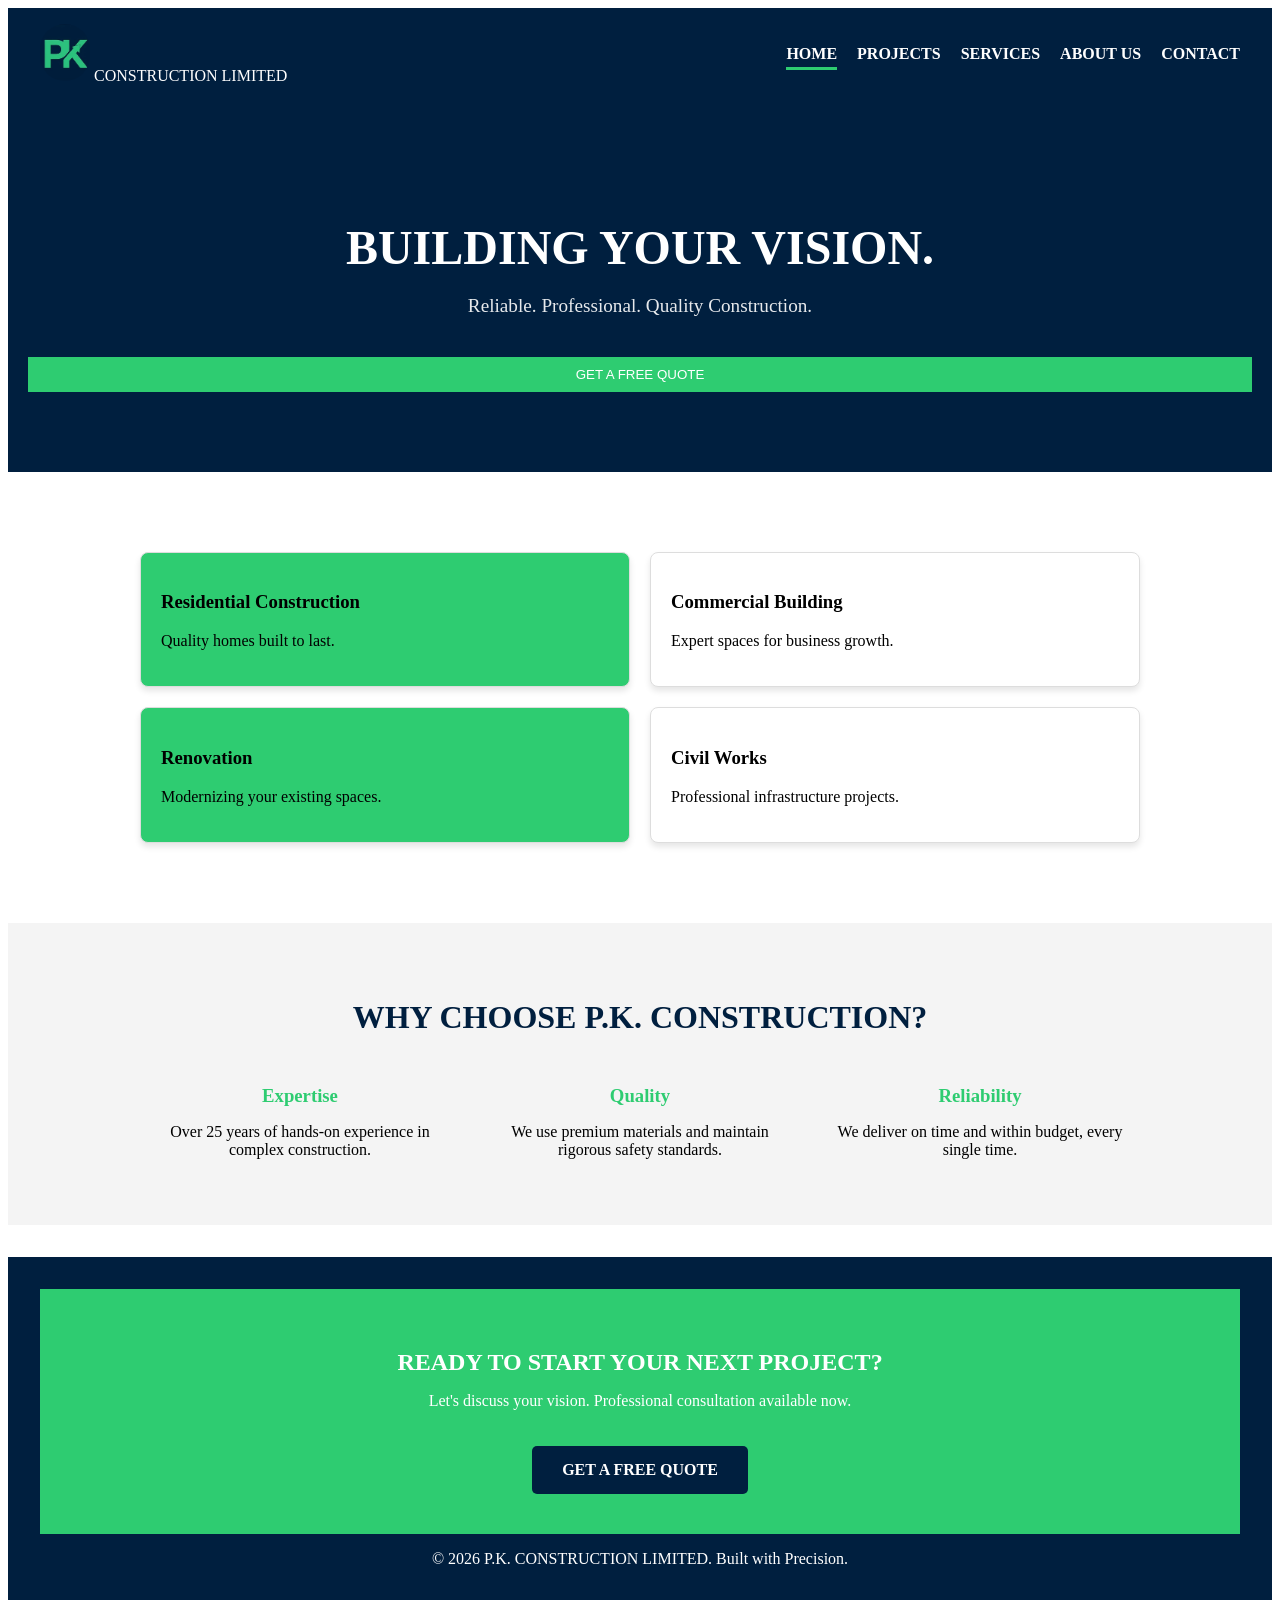
<file: index.html>
<!DOCTYPE html>
<html lang="en">
<head>
    <meta charset="UTF-8">
    <meta name="viewport" content="width=device-width, initial-scale=1.0">
    <link rel="stylesheet" href="style1.css">
    <meta name="description" content="P.K. Construction Limited provides professional residential, commercial, and civil construction services in Ghana. Quality builds you can trust.">
    <title>P.K. Construction Limited</title>
    <meta charset="UTF-8">
    <meta property="og:title" content="P.K. Construction Limited | Professional Building Services">
    <meta property="og:description" content="Expert residential, commercial, and civil construction services in Ghana. Quality builds you can trust.">
    <meta property="og:image" content="https://https://pkconstraction.netlify.app//images/og-preview.jpg">
    <meta property="og:url" content="https://https://pkconstraction.netlify.app//index.html">
    <meta property="og:type" content="website">
    <meta name="twitter:card" content="summary_large_image">
    <meta name="google-site-verification" content="rctsSVOzBLuq9RPfKiuLvs7rvR4h73CNUtr1iWuhL_M" />
</head>
<body>

    <header>
<nav>
    <div class="logo"> 
        <img src="P/logo.png" alt="P.K. Construction Limited Logo"> 
        <span>CONSTRUCTION LIMITED</span>
    </div>
    <ul>
        <li><a href="index.html" title="Home - P.K. Construction" class="active">HOME</a></li>
        <li><a href="projects.html" title="Our Construction Projects">PROJECTS</a></li>
        <li><a href="services.html" title="Construction and Renovation Services">SERVICES</a></li>
        <li><a href="about.html" title="About P.K. Construction Limited">ABOUT US</a></li>
        <li><a href="contact.html" title="Contact Us for a Project Quote">CONTACT</a></li>
    </ul>
</nav>
    </header>
    <main>
<section class="hero">
    <h1>BUILDING YOUR VISION.</h1>
    <p>Reliable. Professional. Quality Construction.</p>
    <a href="contact.html" title="Request a free construction quote">
        <button style="display:inline-block; background: #2ECC71; padding: 10px 20px; color: white; text-decoration: none; cursor: pointer; margin-top: 20px;">
    GET A FREE QUOTE
</button></a>
</section>
    </section>

    <section class="grid-container" style="display: grid; grid-template-columns: repeat(2, 1fr); gap: 20px; padding: 40px;">
        <div class="card" style="background: #2ECC71;; padding: 20px; border: 1px solid #ddd;">
            <h3>Residential Construction</h3>
            <p>Quality homes built to last.</p>
        </div>
        <div class="card" style="background: white; padding: 20px; border: 1px solid #ddd;">
            <h3>Commercial Building</h3>
            <p>Expert spaces for business growth.</p>
        </div>
        <div class="card" style="background: #2ECC71;; padding: 20px; border: 1px solid #ddd;">
            <h3>Renovation</h3>
            <p>Modernizing your existing spaces.</p>
        </div>
        <div class="card" style="background: white; padding: 20px; border: 1px solid #ddd;">
            <h3>Civil Works</h3>
            <p>Professional infrastructure projects.</p>
        </div>
    </section>
    <section class="why-us" style="background: #f4f4f4; padding: 50px 20px; text-align: center;">
    <h2 style="color: #001F3F; margin-bottom: 30px;">WHY CHOOSE P.K. CONSTRUCTION?</h2>
    <div style="display: flex; justify-content: center; gap: 40px; flex-wrap: wrap;">
        <div style="max-width: 300px;">
            <h3>Expertise</h3>
            <p>Over 25 years of hands-on experience in complex construction.</p>
        </div>
        <div style="max-width: 300px;">
            <h3>Quality</h3>
            <p>We use premium materials and maintain rigorous safety standards.</p>
        </div>
        <div style="max-width: 300px;">
            <h3>Reliability</h3>
            <p>We deliver on time and within budget, every single time.</p>
        </div>
    </div>
</section>
</main>

    <footer>
        <section class="cta" style="background: #2ECC71; color: white; padding: 40px 20px; text-align: center;">
    <h2>READY TO START YOUR NEXT PROJECT?</h2>
    <p>Let's discuss your vision. Professional consultation available now.</p>
    <a href="contact.html" style="display: inline-block; background: #001F3F; color: white; padding: 15px 30px; text-decoration: none; margin-top: 20px; font-weight: bold; border-radius: 5px;">GET A FREE QUOTE</a>
</section>
        <p>&copy; 2026 P.K. CONSTRUCTION LIMITED. Built with Precision.</p>
    </footer>

</body>
</html>
</file>
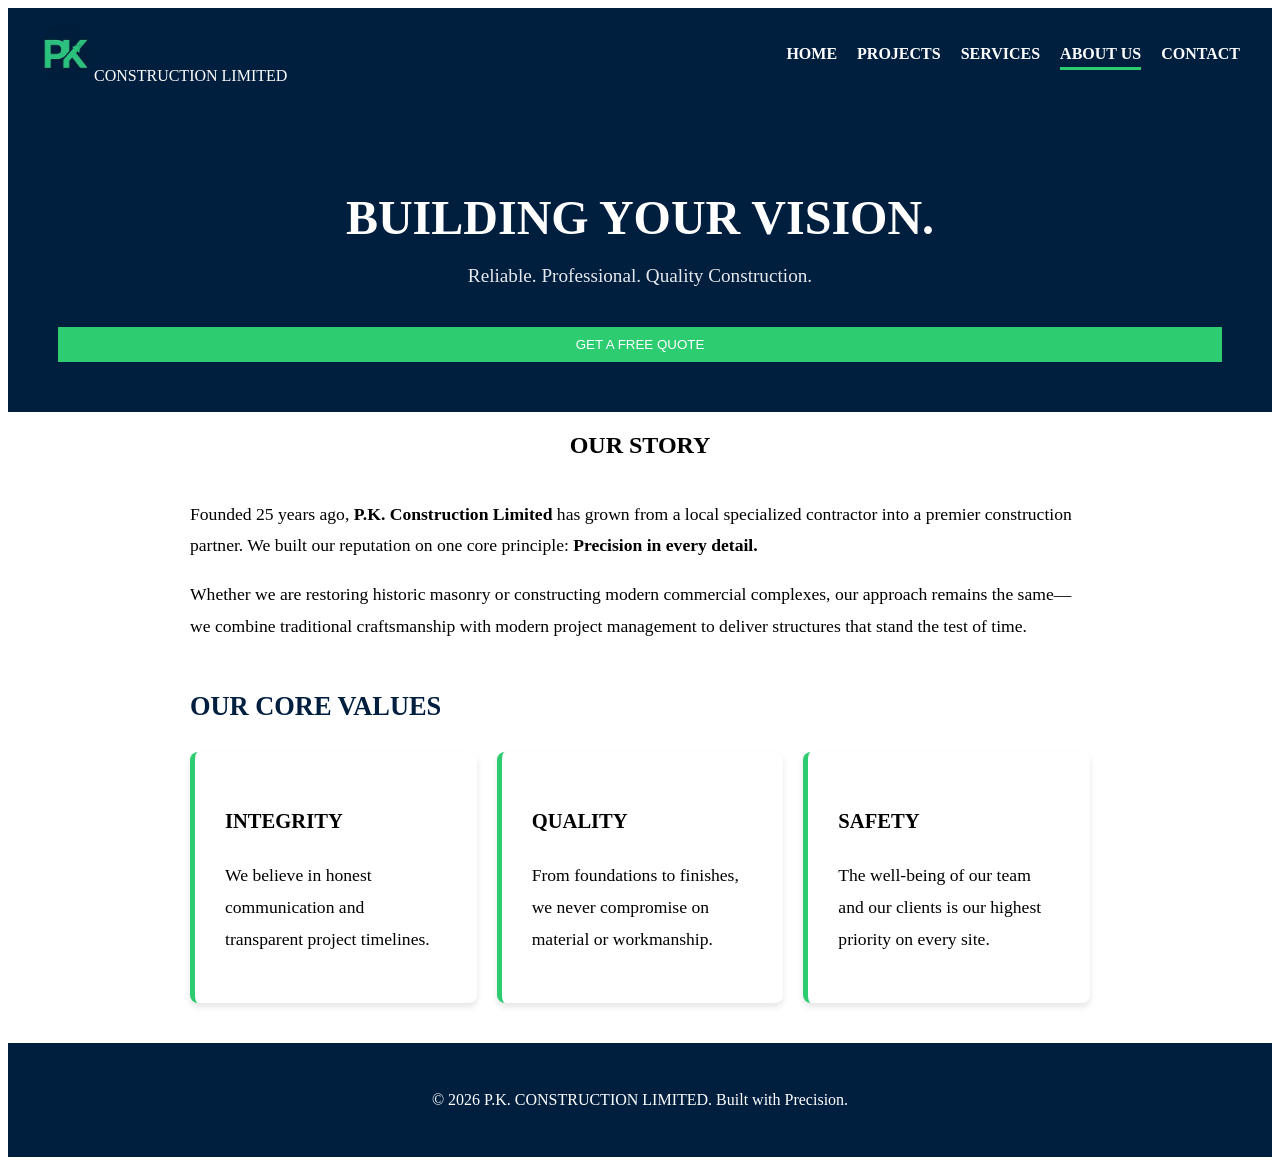
<file: About.html>
<!DOCTYPE html>
<html lang="en">
<head>
    <meta charset="UTF-8">
    <meta name="viewport" content="width=device-width, initial-scale=1.0">
    <link rel="stylesheet" href="style1.css">
    <meta name="description" content="P.K. Construction Limited provides professional residential, commercial, and civil construction services in Ghana. Quality builds you can trust.">
    <title>P.K. Construction Limited</title>
    <meta charset="UTF-8">
    <meta property="og:title" content="P.K. Construction Limited | Professional Building Services">
    <meta property="og:description" content="Expert residential, commercial, and civil construction services in Ghana. Quality builds you can trust.">
    <meta property="og:image" content="https://https://pkconstraction.netlify.app//images/og-preview.jpg">
    <meta property="og:url" content="https://https://pkconstraction.netlify.app//index.html">
    <meta property="og:type" content="website">
    <meta name="twitter:card" content="summary_large_image">
</head>
<body>

    <header>
        <nav>
            <div class="logo"> <img src="P/logo.png" alt="logo picture"> CONSTRUCTION LIMITED</div>
            <ul>
                <li><a href="index.html">HOME</a></li>
                <li><a href="projects.html">PROJECTS</a></li>
                <li><a href="services.html">SERVICES</a></li>
                <li><a href="about.html" class="active">ABOUT US</a></li>
                <li><a href="contact.html">CONTACT</a></li>
            </ul>
        </nav>
    </header>
    <main>
            <section class="hero" style="background: #e0e0e0; padding: 50px; text-align: center;">
        <h1>BUILDING YOUR VISION.</h1>
        <p>Reliable. Professional. Quality Construction.</p>
        <button style="background: #2ECC71; border: none; padding: 10px 20px; color: white; cursor: pointer; margin-top: 20px;">GET A FREE QUOTE</button>
    </section>
<section class="page-title">
    <h1 style="text-align: center;">OUR STORY</h1>
</section>

<main style="max-width: 900px; margin: 40px auto; padding: 0 20px; line-height: 1.8; font-size: 1.1rem;">
    <p>Founded 25 years ago, <strong>P.K. Construction Limited</strong> has grown from a local specialized contractor into a premier construction partner. We built our reputation on one core principle: <strong>Precision in every detail.</strong></p>
    
    <p>Whether we are restoring historic masonry or constructing modern commercial complexes, our approach remains the same—we combine traditional craftsmanship with modern project management to deliver structures that stand the test of time.</p>

    <h2 style="color: #001F3F; margin-top: 40px;">OUR CORE VALUES</h2>
    <div style="display: grid; grid-template-columns: repeat(auto-fit, minmax(250px, 1fr)); gap: 20px; margin-top: 20px;">
        <div class="card">
            <h3>INTEGRITY</h3>
            <p>We believe in honest communication and transparent project timelines.</p>
        </div>
        <div class="card">
            <h3>QUALITY</h3>
            <p>From foundations to finishes, we never compromise on material or workmanship.</p>
        </div>
        <div class="card">
            <h3>SAFETY</h3>
            <p>The well-being of our team and our clients is our highest priority on every site.</p>
        </div>
    </div>
</main>
</main>

    <footer>
        <p>&copy; 2026 P.K. CONSTRUCTION LIMITED. Built with Precision.</p>
    </footer>

</body>
</html>
</file>
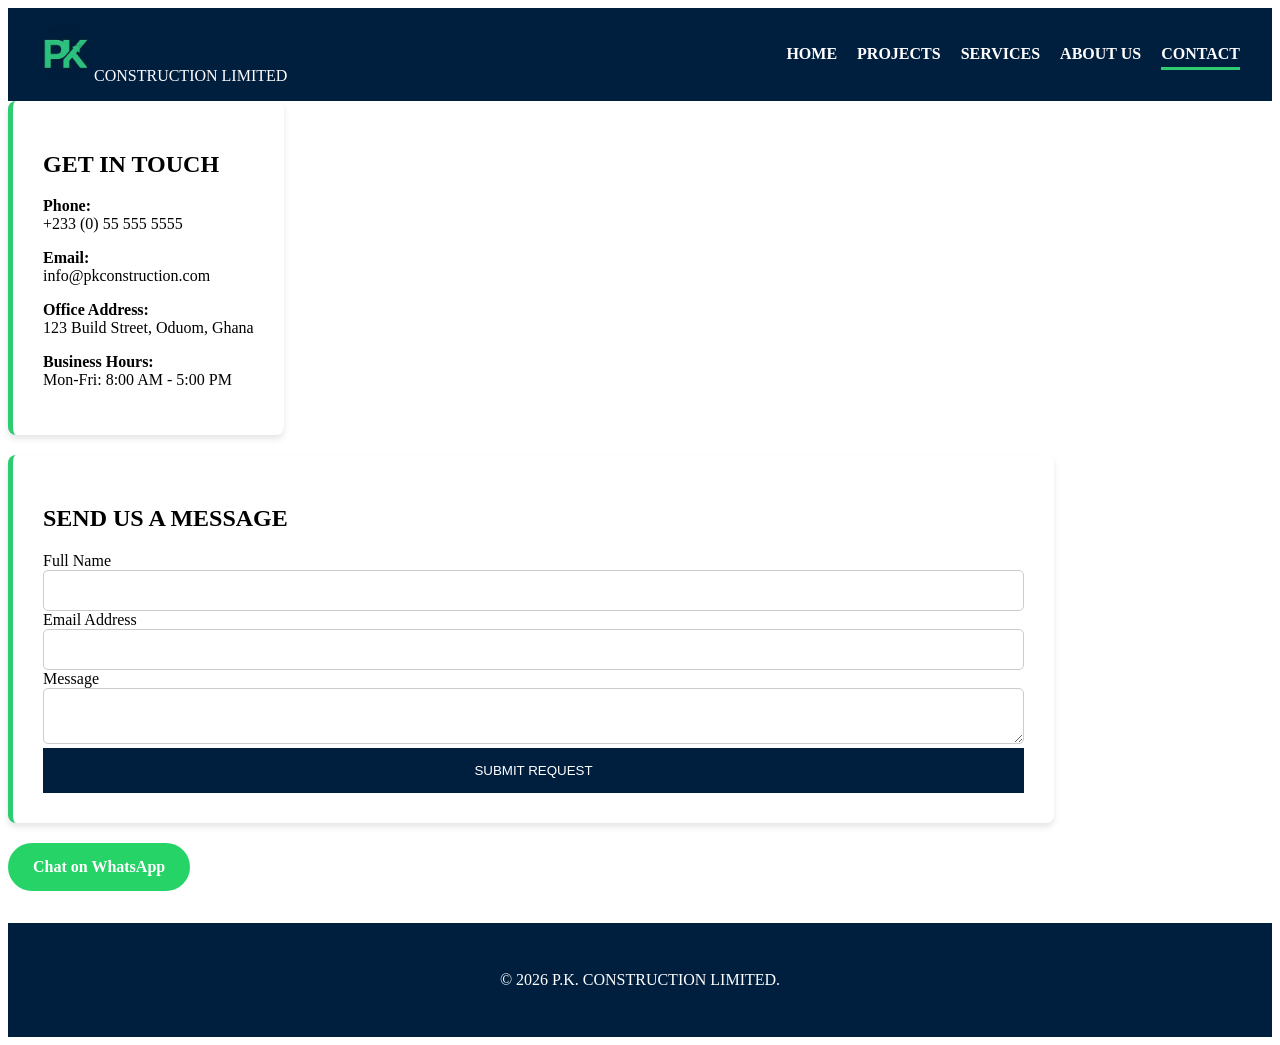
<file: Contact.html>
<!DOCTYPE html>
<html lang="en">
<head>
    <meta charset="UTF-8">
    <meta name="viewport" content="width=device-width, initial-scale=1.0">
    <link rel="stylesheet" href="style1.css">
    <meta name="description" content="P.K. Construction Limited provides professional residential, commercial, and civil construction services in Ghana. Quality builds you can trust.">
    <title>P.K. Construction Limited</title>
    <meta charset="UTF-8">
    <meta property="og:title" content="P.K. Construction Limited | Professional Building Services">
    <meta property="og:description" content="Expert residential, commercial, and civil construction services in Ghana. Quality builds you can trust.">
    <meta property="og:image" content="https://https://pkconstraction.netlify.app//images/og-preview.jpg">
    <meta property="og:url" content="https://https://pkconstraction.netlify.app//index.html">
    <meta property="og:type" content="website">
    <meta name="twitter:card" content="summary_large_image">
</head>
<body>

    <header>
        <nav>
            <div class="logo"> <img src="P/logo.png" alt="logo picture"> CONSTRUCTION LIMITED</div>
            <ul>
                <li><a href="index.html">HOME</a></li>
                <li><a href="projects.html">PROJECTS</a></li>
                <li><a href="services.html">SERVICES</a></li>
                <li><a href="about.html">ABOUT US</a></li>
                <li><a href="contact.html" class="active">CONTACT</a></li>
            </ul>
        </nav>
    </header>

    <main class="contact-main">
        <div class="contact-container">
            
            <div class="contact-info card">
                <h2>GET IN TOUCH</h2>
                <p><strong>Phone:</strong><br>+233 (0) 55 555 5555</p>
                <p><strong>Email:</strong><br>info@pkconstruction.com</p>
                <p><strong>Office Address:</strong><br>123 Build Street, Oduom, Ghana</p>
                <p><strong>Business Hours:</strong><br>Mon-Fri: 8:00 AM - 5:00 PM</p>
            </div>

            <div class="contact-form-side card">
                <h2>SEND US A MESSAGE</h2>
        <form action="https://api.web3forms.com/submit" method="POST">

            <input type="hidden" name="access_key" value="3b280af6-21ca-431c-8656-03356e9b1396">

            <label>Full Name</label>
            <input type="text" name="name" required>
            
            <label>Email Address</label>
            <input type="email" name="email" required>
            
            <label>Message</label>
            <textarea name="message" required></textarea>
            
            <button type="submit">SUBMIT REQUEST</button>
        </form>
            </div>

        </div>
    </main>
            <a href="https://wa.me/233544662523?text=Hello would like to make an enquiry about a building project."
   target="_blank" 
   style="display: inline-block; padding: 15px 25px; background-color: #25D366; color: white; text-decoration: none; border-radius: 50px; font-weight: bold; margin-top: 20px;">
   Chat on WhatsApp
        </a>

    <footer>
        <p>&copy; 2026 P.K. CONSTRUCTION LIMITED.</p>
    </footer>

</body>
</html>
</file>
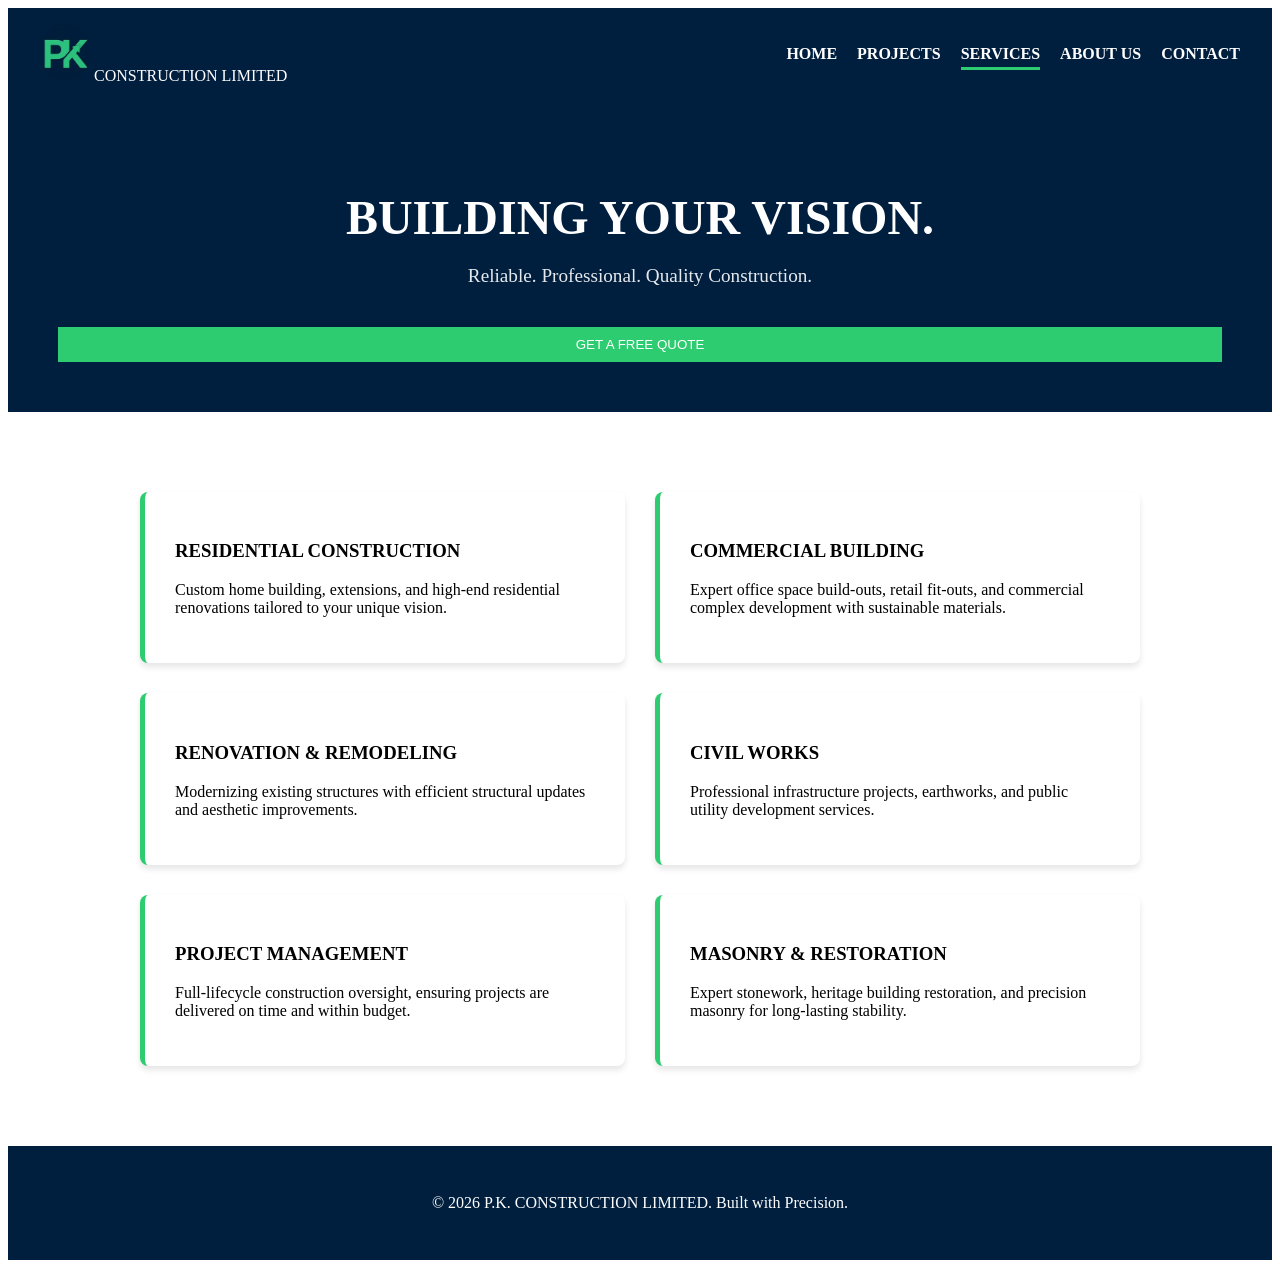
<file: services.html>
<!DOCTYPE html>
<html lang="en">
<head>
    <meta charset="UTF-8">
    <meta name="viewport" content="width=device-width, initial-scale=1.0">
    <link rel="stylesheet" href="style1.css">
    <meta name="description" content="P.K. Construction Limited provides professional residential, commercial, and civil construction services in Ghana. Quality builds you can trust.">
    <title>P.K. Construction Limited</title>
    <meta charset="UTF-8">
    <meta property="og:title" content="P.K. Construction Limited | Professional Building Services">
    <meta property="og:description" content="Expert residential, commercial, and civil construction services in Ghana. Quality builds you can trust.">
    <meta property="og:image" content="https://https://pkconstraction.netlify.app//images/og-preview.jpg">
    <meta property="og:url" content="https://https://pkconstraction.netlify.app//index.html">
    <meta property="og:type" content="website">
    <meta name="twitter:card" content="summary_large_image">
</head>
<body>

    <header>
        <nav>
            <div class="logo"> <img src="P/logo.png" alt="logo picture"> CONSTRUCTION LIMITED</div>
            <ul>
                <li><a href="index.html">HOME</a></li>
                <li><a href="projects.html">PROJECTS</a></li>
                <li><a href="services.html" class="active">SERVICES</a></li>
                <li><a href="about.html">ABOUT US</a></li>
                <li><a href="contact.html">CONTACT</a></li>
            </ul>
        </nav>
    </header>
        <section class="hero" style="background: #e0e0e0; padding: 50px; text-align: center;">
        <h1>BUILDING YOUR VISION.</h1>
        <p>Reliable. Professional. Quality Construction.</p>
        <button style="background: #2ECC71; border: none; padding: 10px 20px; color: white; cursor: pointer; margin-top: 20px;">GET A FREE QUOTE</button>
    </section>
<main class="grid-container">
    <div class="card">
        <h3>RESIDENTIAL CONSTRUCTION</h3>
        <p>Custom home building, extensions, and high-end residential renovations tailored to your unique vision.</p>
    </div>
    <div class="card">
        <h3>COMMERCIAL BUILDING</h3>
        <p>Expert office space build-outs, retail fit-outs, and commercial complex development with sustainable materials.</p>
    </div>
    <div class="card">
        <h3>RENOVATION & REMODELING</h3>
        <p>Modernizing existing structures with efficient structural updates and aesthetic improvements.</p>
    </div>
    <div class="card">
        <h3>CIVIL WORKS</h3>
        <p>Professional infrastructure projects, earthworks, and public utility development services.</p>
    </div>
    <div class="card">
        <h3>PROJECT MANAGEMENT</h3>
        <p>Full-lifecycle construction oversight, ensuring projects are delivered on time and within budget.</p>
    </div>
    <div class="card">
        <h3>MASONRY & RESTORATION</h3>
        <p>Expert stonework, heritage building restoration, and precision masonry for long-lasting stability.</p>
    </div>
</main>

    <footer>
        <p>&copy; 2026 P.K. CONSTRUCTION LIMITED. Built with Precision.</p>
    </footer>

</body>
</html>
</file>
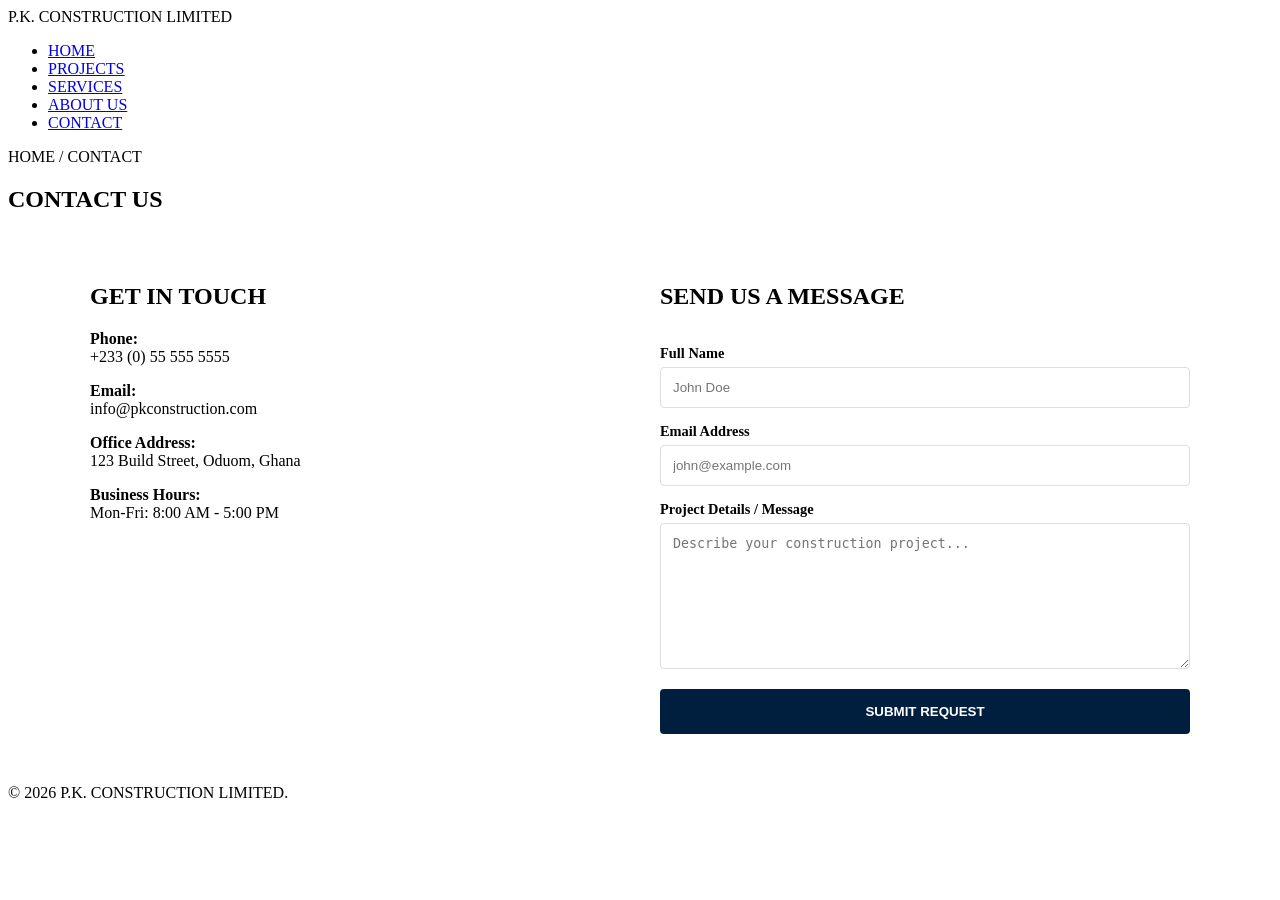
<file: N/i.html>
<!DOCTYPE html>
<html lang="en">
<head>
    <meta charset="UTF-8">
    <meta name="viewport" content="width=device-width, initial-scale=1.0">
    <title>Contact Us | P.K. Construction Limited</title>
    <link rel="stylesheet" href="style style.css" >
</head>
<body>

    <header>
        <nav>
            <div class="logo">P.K. CONSTRUCTION LIMITED</div>
            <ul>
                <li><a href="index.html">HOME</a></li>
                <li><a href="projects.html">PROJECTS</a></li>
                <li><a href="services.html">SERVICES</a></li>
                <li><a href="about.html">ABOUT US</a></li>
                <li><a href="contact.html" class="active">CONTACT</a></li>
            </ul>
        </nav>
    </header>

    <section class="page-title">
        <p class="breadcrumb">HOME / CONTACT</p>
        <h1>CONTACT US</h1>
    </section>

    <main class="contact-main">
        <div class="contact-container">
            
            <div class="contact-info card">
                <h2>GET IN TOUCH</h2>
                <p><strong>Phone:</strong><br>+233 (0) 55 555 5555</p>
                <p><strong>Email:</strong><br>info@pkconstruction.com</p>
                <p><strong>Office Address:</strong><br>123 Build Street, Oduom, Ghana</p>
                <p><strong>Business Hours:</strong><br>Mon-Fri: 8:00 AM - 5:00 PM</p>
            </div>

            <div class="contact-form-side card">
                <h2>SEND US A MESSAGE</h2>
                <form>
                    <label>Full Name</label>
                    <input type="text" placeholder="John Doe">
                    
                    <label>Email Address</label>
                    <input type="email" placeholder="john@example.com">
                    
                    <label>Project Details / Message</label>
                    <textarea placeholder="Describe your construction project..."></textarea>
                    
                    <button type="submit">SUBMIT REQUEST</button>
                </form>
            </div>

        </div>
    </main>

    <footer>
        <p>&copy; 2026 P.K. CONSTRUCTION LIMITED.</p>
    </footer>

</body>
</html>
</file>
<file: style1.css>
/* Quick Layout Helpers */
nav { display: flex; justify-content: space-between; align-items: center; background: #001F3F; color: white; padding: 1rem 2rem; }
nav ul { display: flex; list-style: none; gap: 20px; }
nav a { color: white; text-decoration: none; font-weight: bold; }
nav a.active { border-bottom: 3px solid #2ECC71; padding-bottom: 5px; }
nav img{
    width: 50px;
    height: auto;
    border-radius: 60px;
    transition:transform0.3s ease, box-shadow o.3s ease;
}
nav img:hover{
    border-radius: 40px;
    background-color: #239e27;
    transform: translateY(-5px) scale(1.1);
    box-shadow: 0 10px 20px rgb(21, 179, 66);
    
}
.hero {
    /* The first part is the gradient, the second is the image path */
    background: linear-gradient(rgba(0, 0, 0, 0.5), rgba(0, 0, 0, 0.5)), url('hero-bg.jpg');
    
    background-size: cover;
    background-position: center;
    background-repeat: no-repeat;
    
    padding: 100px 20px;
    text-align: center;
    color: white; /* Ensure text color is light */
}

footer { background: #001F3F; color: white; text-align: center; padding: 2rem; margin-top: 2rem; }

/* Style for the service cards */
.grid-container {
    max-width: 1000px; 
    margin: 40px auto; /* Centers the grid */
    display: grid;
    grid-template-columns: repeat(2, 1fr);
    gap: 30px;
    padding: 40px 20px;
}

.card {
    background: #FFFFFF;
    padding: 30px;
    border-radius: 8px; /* Smooth corners */
    box-shadow: 0 4px 6px rgba(0,0,0,0.1); /* Subtle shadow for depth */
    border-left: 5px solid #2ECC71; /* Accent color matching the app */
    transition: transform 0.2s;
}

.card:hover {
    transform: translateY(-5px); /* Professional hover effect */
}

.hero {
    background: #001F3F !important; /* Dark Navy background */
    color: white;
    padding: 80px 20px;
    text-align: center;
}

.hero h1 {
    font-size: 3rem;
    margin-bottom: 10px;
}

.hero p {
    font-size: 1.2rem;
    margin-bottom: 20px;
    opacity: 0.9;
}

.why-us h2 { font-size: 2rem; }
.why-us h3 { color: #2ECC71; margin-bottom: 10px; }
/* footer*/
.cta h2 { margin-bottom: 10px; }
.cta a:hover { background: #003366; transition: 0.3s; }

/* FOR PROJECT PAGE
REFER TO STYLE2PROJECT.CSS*/
/*FOR MEDIA QUERY*/
/* Mobile Optimization */
@media (max-width: 768px) {
    /* Stack the grid to 1 column instead of 3 */
    .grid-container {
        grid-template-columns: 1fr;
        margin: 20px auto;
        gap: 15px;
    }

    /* Adjust the header navigation for smaller screens */
    header nav {
        flex-direction: column;
        text-align: center;
    }

    header nav ul {
        flex-direction: column;
        gap: 10px;
        margin-top: 15px;
    }

    /* Make the Contact form stack properly */
    main[style*="grid-template-columns: 1fr 1fr"] {
        grid-template-columns: 1fr;
    }
}
@media (max-width: 768px) {
    /* Ensure the container has side spacing */
    .grid-container, .why-us {
        padding-left: 20px !important;
        padding-right: 20px !important;
    }

    /* Add space between the boxes so they don't look glued together */
    .card, .why-us > div > div {
        margin-bottom: 20px !important;
    }

    /* Shrink that big title so it fits on one or two lines */
    h2 {
        font-size: 1.5rem !important;
    }
}
/* The Animation Logic */
@keyframes fadeInUp {
    from {
        opacity: 0;
        transform: translateY(30px);
    }
    to {
        opacity: 1;
        transform: translateY(0);
    }
}

/* Apply this to your cards */
.card {
    animation: fadeInUp 0.8s ease-out forwards;
}
/* The Animation Logic */
@keyframes fadeInUp {
    from {
        opacity: 0;
        transform: translateY(30px);
    }
    to {
        opacity: 1;
        transform: translateY(0);
    }
}

/* Apply this to your cards */
.card {
    animation: fadeInUp 0.8s ease-out forwards;
}
/* This ensures the two main sections stack on mobile */
.contact-container {
    display: flex;
    flex-wrap: wrap; 
    gap: 20px;
}

/* On screens smaller than 768px (most phones), make them full width */
@media (max-width: 768px) {
    .contact-info, .contact-form-side {
        flex: 1 1 100%; 
    }
}
/* Force form elements to be full-width blocks */
.contact-form-side-card form {
    display: flex;
    flex-direction: column;
    gap: 15px; /* Adds space between the inputs */
}

input, textarea {
    width: 100%;       /* Takes the full width of the container */
    padding: 12px;     /* Makes it easy to click with a thumb */
    border: 1px solid #ccc;
    border-radius: 5px;
    box-sizing: border-box; /* Prevents padding from breaking the width */
}

button {
    width: 100%;
    padding: 15px;
    background-color: #001F3F;
    color: white;
    border: none;
    cursor: pointer;
}
</file>
<file: N/style style.css>
/* Layout the two columns side-by-side */
.contact-container {
    display: grid;
    grid-template-columns: 1fr 1fr;
    gap: 40px;
    max-width: 1100px;
    margin: 50px auto;
    padding: 0 20px;
}

/* Style the Form Fields */
.contact-form-side form {
    display: flex;
    flex-direction: column;
}

.contact-form-side label {
    margin-top: 15px;
    font-weight: bold;
    font-size: 0.9rem;
}

.contact-form-side input, 
.contact-form-side textarea {
    padding: 12px;
    margin-top: 5px;
    border: 1px solid #ddd;
    border-radius: 4px;
}

.contact-form-side textarea { height: 120px; }

.contact-form-side button {
    margin-top: 20px;
    padding: 15px;
    background: #001F3F; /* Navy Blue */
    color: white;
    border: none;
    border-radius: 4px;
    cursor: pointer;
    font-weight: bold;
}
.whatsapp-btn {
    display: inline-block;
    padding: 15px 25px;
    background-color: #25D366;
    color: white;
    text-decoration: none;
    border-radius: 50px;
    font-weight: bold;
    margin-top: 20px;
    transition: background 0.3s ease;
}

.whatsapp-btn:hover {
    background-color: #128C7E; /* Darker green on hover */
}

/* Mobile Responsive Override */
@media (max-width: 768px) {
    .contact-container {
        grid-template-columns: 1fr; /* Stacks columns vertically on mobile */
    }
}
</file>
